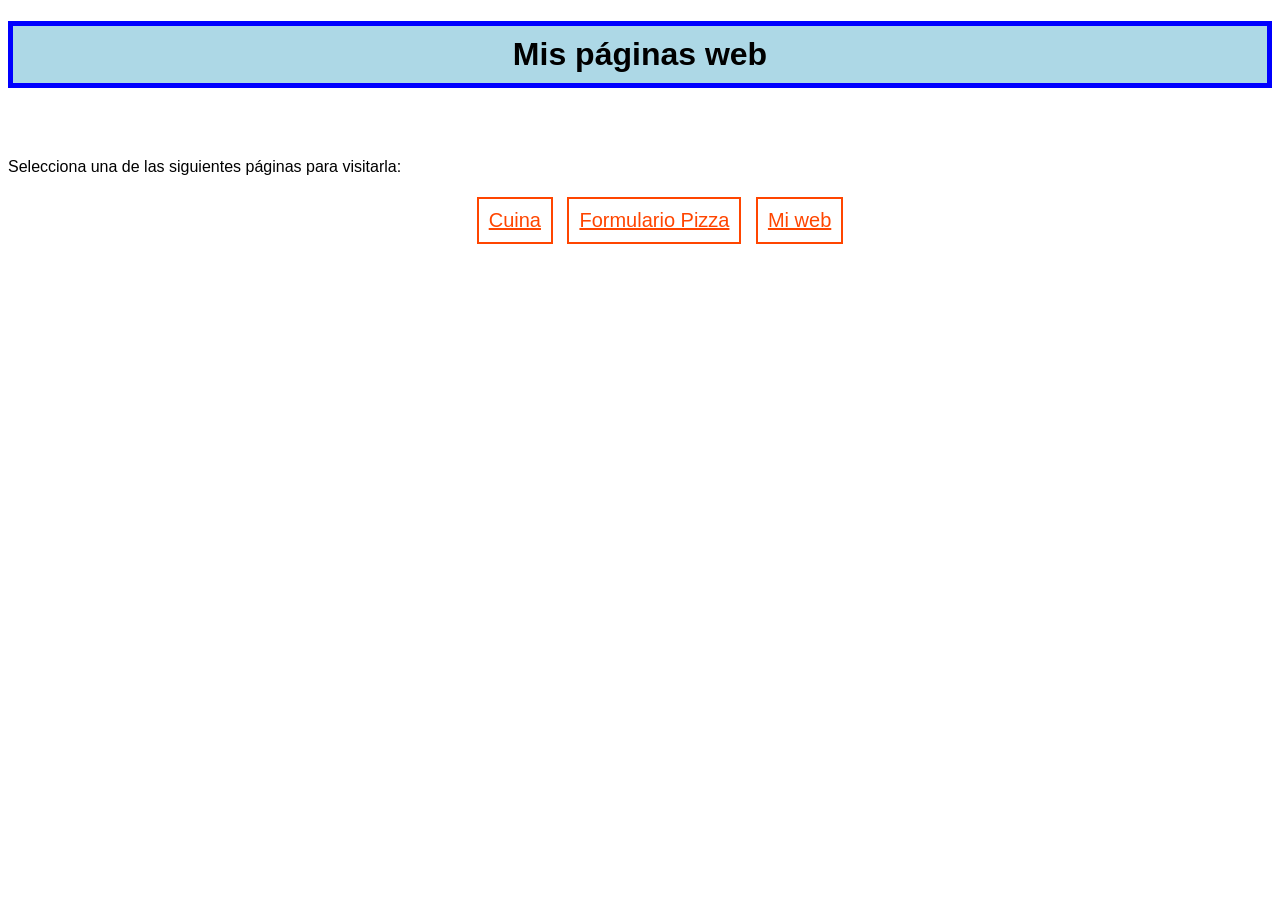
<file: index.html>
<!DOCTYPE html>
<html lang="es">
<head>
    <meta charset="UTF-8">
    <meta name="viewport" content="width=device-width, initial-scale=1.0">
    <title>Mis páginas web</title>
    <link rel="stylesheet" href="estilos.css">
</head>
<body>

    <h1>Mis páginas web</h1>

    <h2>Bienvenido a mi espacio web</h2>

    <p>Selecciona una de las siguientes páginas para visitarla:</p>

    <ul>
        <li><a href="Cuina/Cuina.html">Cuina</a></li>
        <li><a href="pizza/pizzacss.html">Formulario Pizza</a></li>
        <li><a href="Pagina/WebPersonal.html">Mi web</a></li>
    </ul>

</body>
</html>
</file>
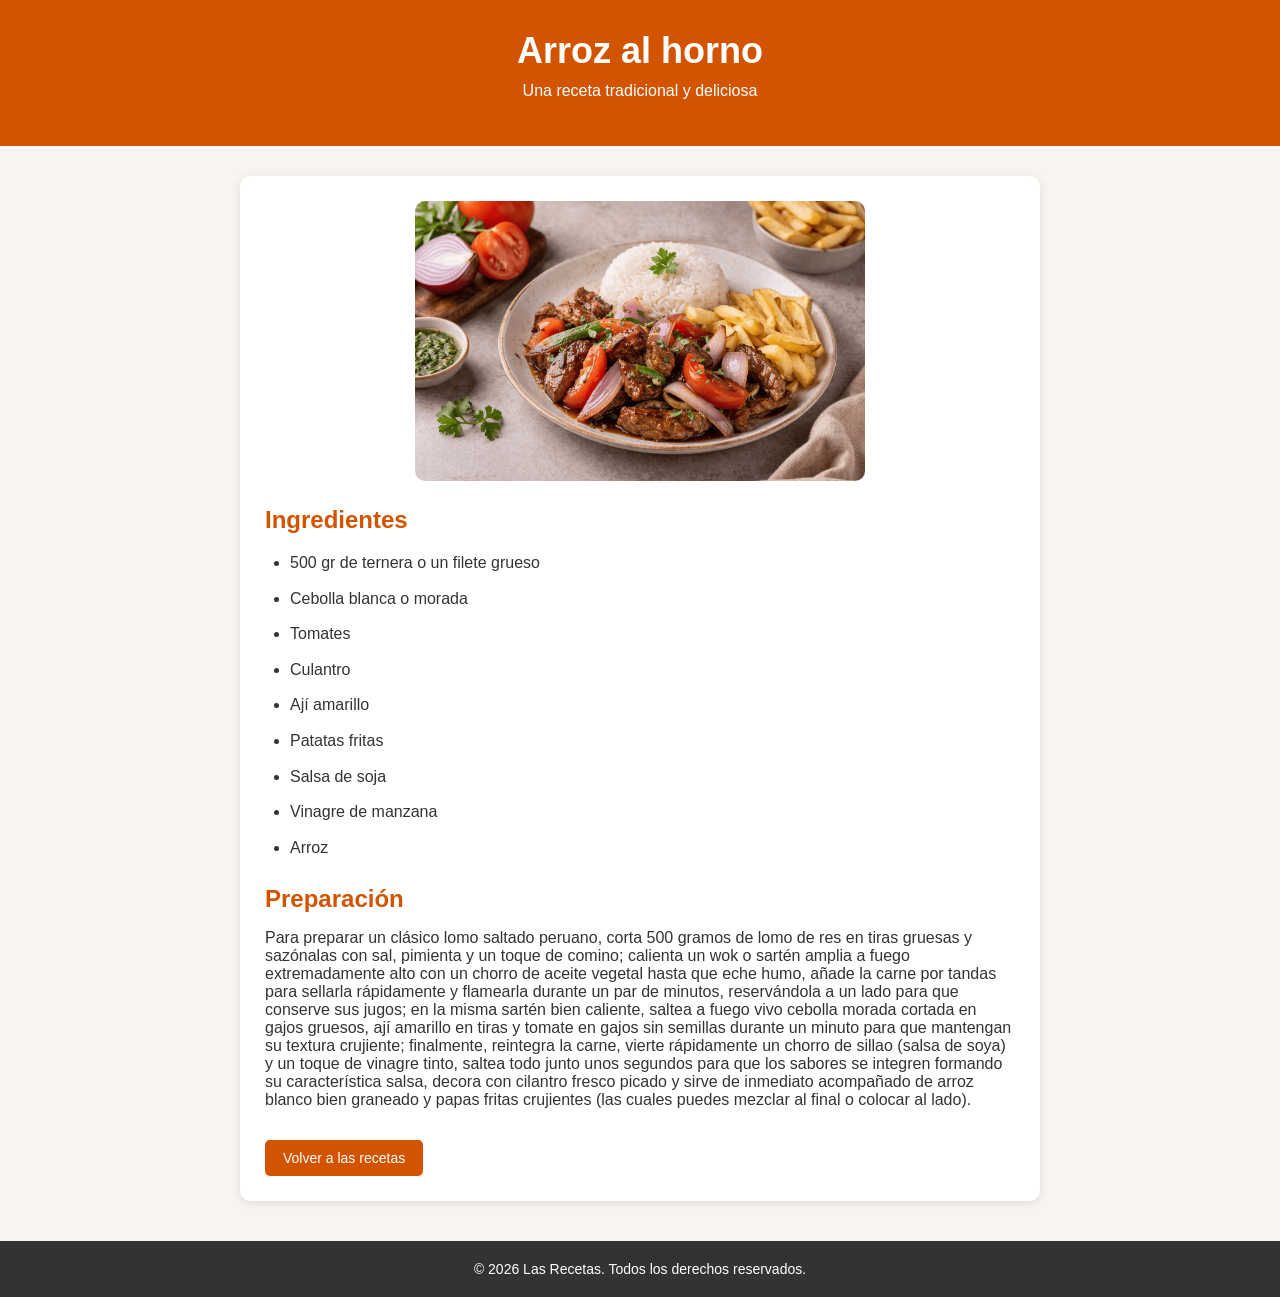
<file: Cuina/arroz.html>
<!DOCTYPE html>
<html lang="es">

<head>
    <meta charset="UTF-8">
    <meta name="viewport" content="width=device-width, initial-scale=1.0">
    <title>Arroz al horno - Las Recetas</title>
    <link rel="stylesheet" href="Cuina.css">
</head>

<body>

    <header>
        <h1>Arroz al horno</h1>
        <p>Una receta tradicional y deliciosa</p>
    </header>

    <main class="detalle-receta">

        <img
            src="lomo_saltado.png"
            alt="Lomo saltado">

        <h2>Ingredientes</h2>

        <ul>
            <li>500 gr de ternera o un filete grueso</li>
            <li>Cebolla blanca o morada</li>
            <li>Tomates</li>
            <li>Culantro</li>
            <li>Ají amarillo</li>
            <li>Patatas fritas</li>
            <li>Salsa de soja</li>
            <li>Vinagre de manzana</li>
            <li>Arroz</li>
        </ul>

        <h2>Preparación</h2>

     <p>Para preparar un clásico lomo saltado peruano, corta 500 gramos de lomo de res en tiras gruesas y sazónalas con sal, pimienta y un toque de comino; calienta un wok o sartén amplia a fuego extremadamente alto con un chorro de aceite vegetal hasta que eche humo, añade la carne por tandas para sellarla rápidamente y flamearla durante un par de minutos, reservándola a un lado para que conserve sus jugos; en la misma sartén bien caliente, saltea a fuego vivo cebolla morada cortada en gajos gruesos, ají amarillo en tiras y tomate en gajos sin semillas durante un minuto para que mantengan su textura crujiente; finalmente, reintegra la carne, vierte rápidamente un chorro de sillao (salsa de soya) y un toque de vinagre tinto, saltea todo junto unos segundos para que los sabores se integren formando su característica salsa, decora con cilantro fresco picado y sirve de inmediato acompañado de arroz blanco bien graneado y papas fritas crujientes (las cuales puedes mezclar al final o colocar al lado).</p>

        <a href="cuina.html" class="boton">Volver a las recetas</a>

    </main>

    <footer>
        <p>&copy; 2026 Las Recetas. Todos los derechos reservados.</p>
    </footer>

</body>

</html>
</file>
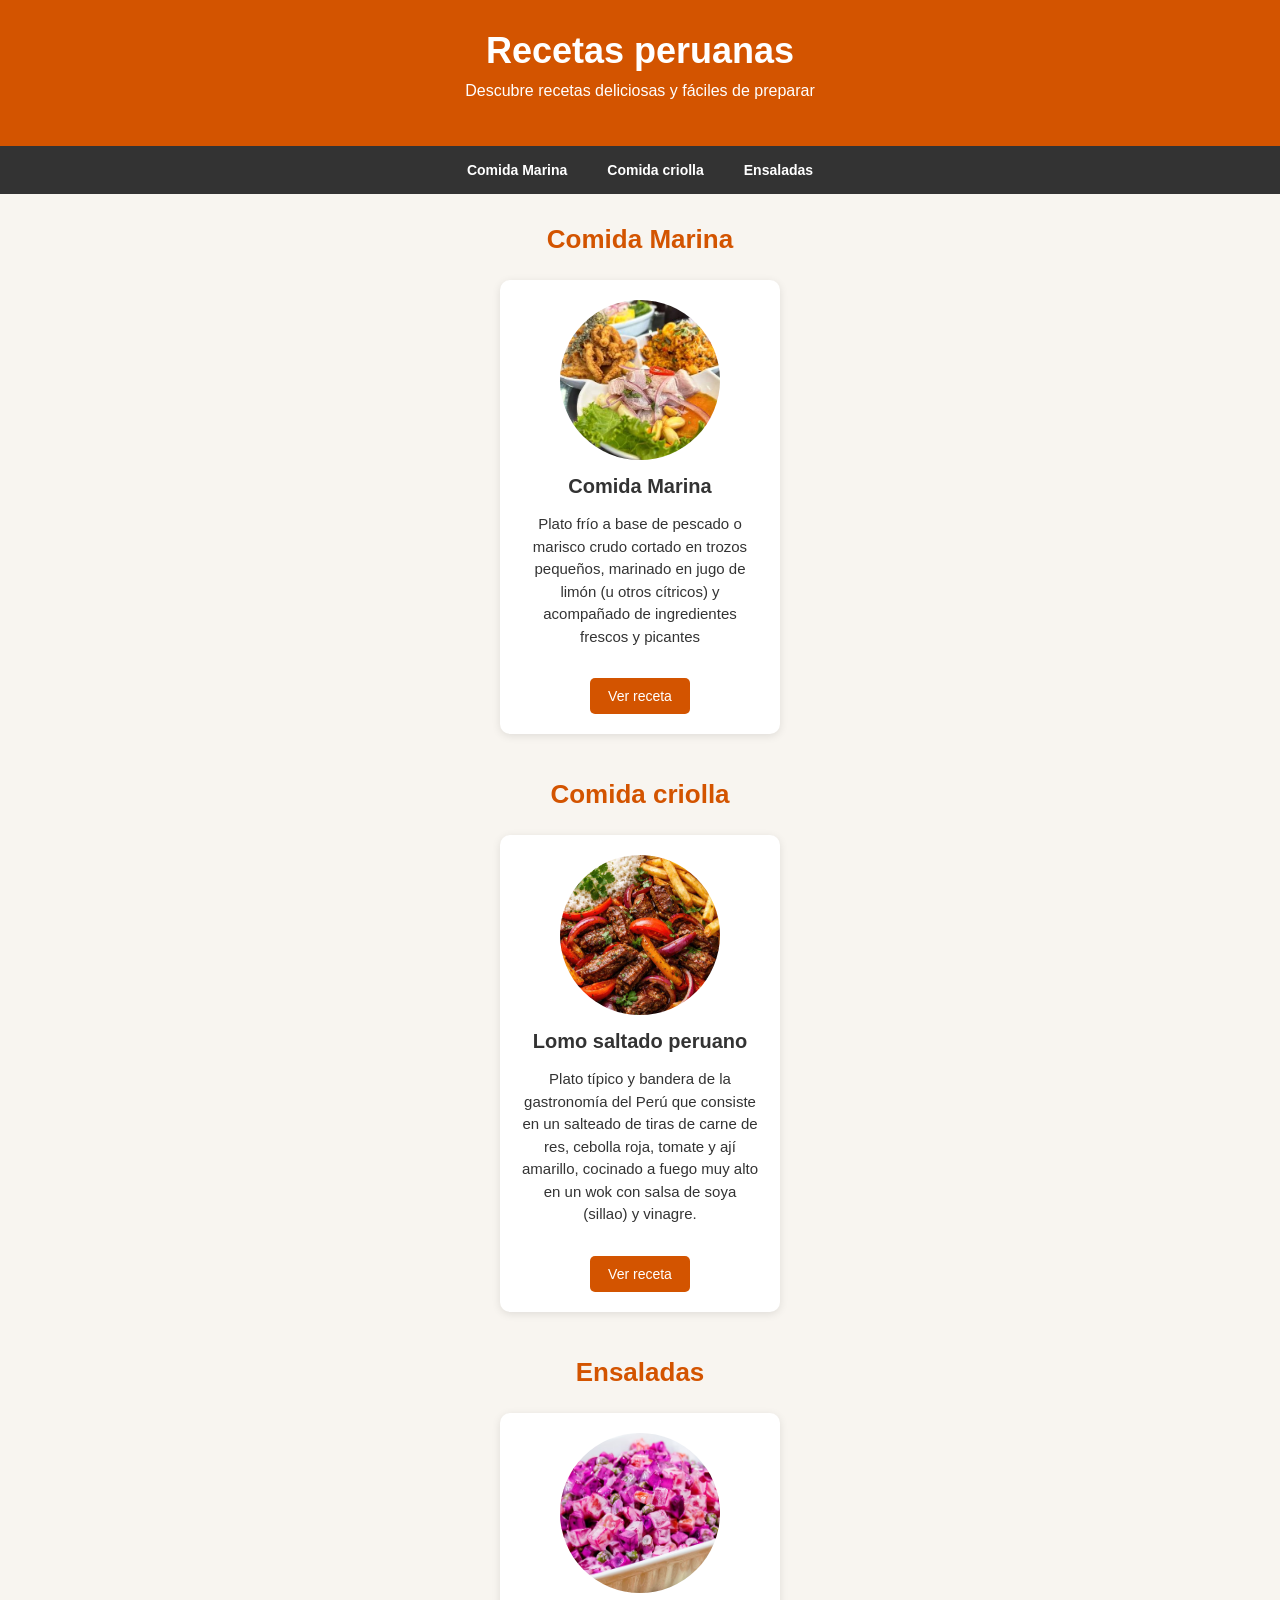
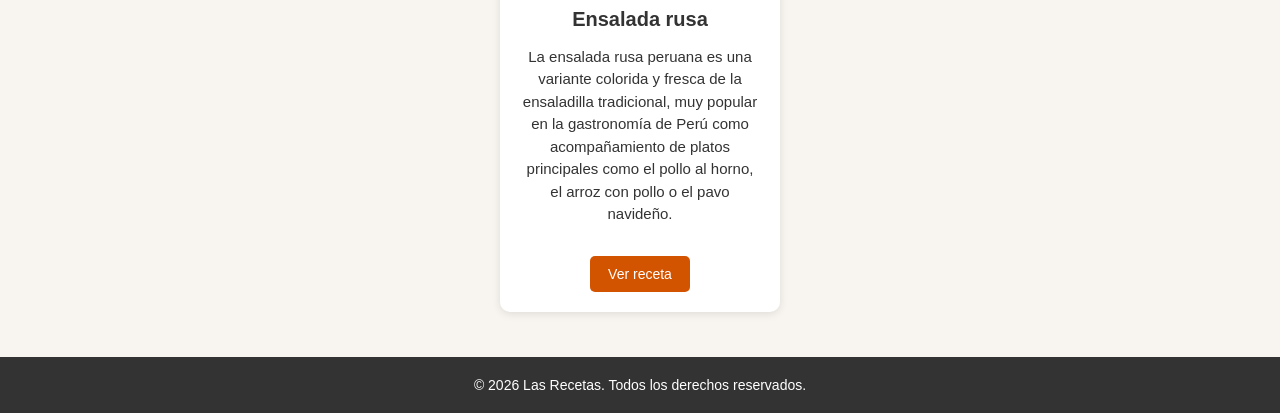
<file: Cuina/Cuina.html>
<!DOCTYPE html>
<html lang="es">

<head>
    <meta charset="UTF-8">
    <meta name="viewport" content="width=device-width, initial-scale=1.0">
    <title>Recetas peruanas</title>

    <link rel="stylesheet" href="Cuina.css">
</head>

<body>

    <!-- Encabezado -->
    <header>
        <center>
            <h1>Recetas peruanas</h1>
            <p>Descubre recetas deliciosas y fáciles de preparar</p>
        </center>
    </header>

    <!-- Menú de navegación -->
    <nav>
        <ul>
            <li><a href="#Comida Marina">Comida Marina</a></li>
            <li><a href="#Comida Criolla">Comida criolla</a></li>
            <li><a href="#Ensaladas">Ensaladas</a></li>
        </ul>
    </nav>

    <main>

        <!-- Sección de postres -->
        <section id="postres">
            <h2>Comida Marina</h2>

            <div class="contenedor-recetas">

                <div class="receta">
                    <img
                        src="marina.jpeg"
                        alt="Trio marino">

                    <h3>
                        <a href="natillas.html">Comida Marina</a>
                    </h3>

                    <p>Plato frío a base de pescado o marisco crudo cortado en trozos pequeños, marinado en jugo de limón (u otros cítricos) y acompañado de ingredientes frescos y picantes</p>

                    <a href="natillas.html" class="boton">
                        Ver receta
                    </a>
                </div>

            </div>
        </section>

        <!-- Sección de comida criolla -->
        <section id="Comida Criolla">
            <h2>Comida criolla</h2>

            <div class="contenedor-recetas">

                <div class="receta">
                    <img
                        src="lomo-saltado-peruano.jpg"
                        alt="Lomo saltado peruano">

                    <h3>
                        <a href="lomo-saltado.html">Lomo saltado peruano</a>
                    </h3>

                    <p>Plato típico y bandera de la gastronomía del Perú que consiste en un salteado de tiras de carne de res, cebolla roja, tomate y ají amarillo, cocinado a fuego muy alto en un wok con salsa de soya (sillao) y vinagre.</p>

                    <a href="arroz.html" class="boton">
                        Ver receta
                    </a>
                </div>

            </div>
        </section>

        <!-- Sección de ensaladas -->
        <section id="Ensaladas">
            <h2>Ensaladas</h2>

            <div class="contenedor-recetas">

                <div class="receta">
                    <img
                        src="rusa.jpg"
                        alt="Ensalada rusa">

                    <h3>
                        <a href="ensalada.html">Ensalada rusa</a>
                    </h3>

                    <p>La ensalada rusa peruana es una variante colorida y fresca de la ensaladilla tradicional, muy popular en la gastronomía de Perú como acompañamiento de platos principales como el pollo al horno, el arroz con pollo o el pavo navideño.</p>

                    <a href="ensalada.html" class="boton">
                        Ver receta
                    </a>
                </div>

            </div>
        </section>

    </main>

    <!-- Pie de página -->
    <footer>
        <p>&copy; 2026 Las Recetas. Todos los derechos reservados.</p>
    </footer>

</body>

</html>
</file>
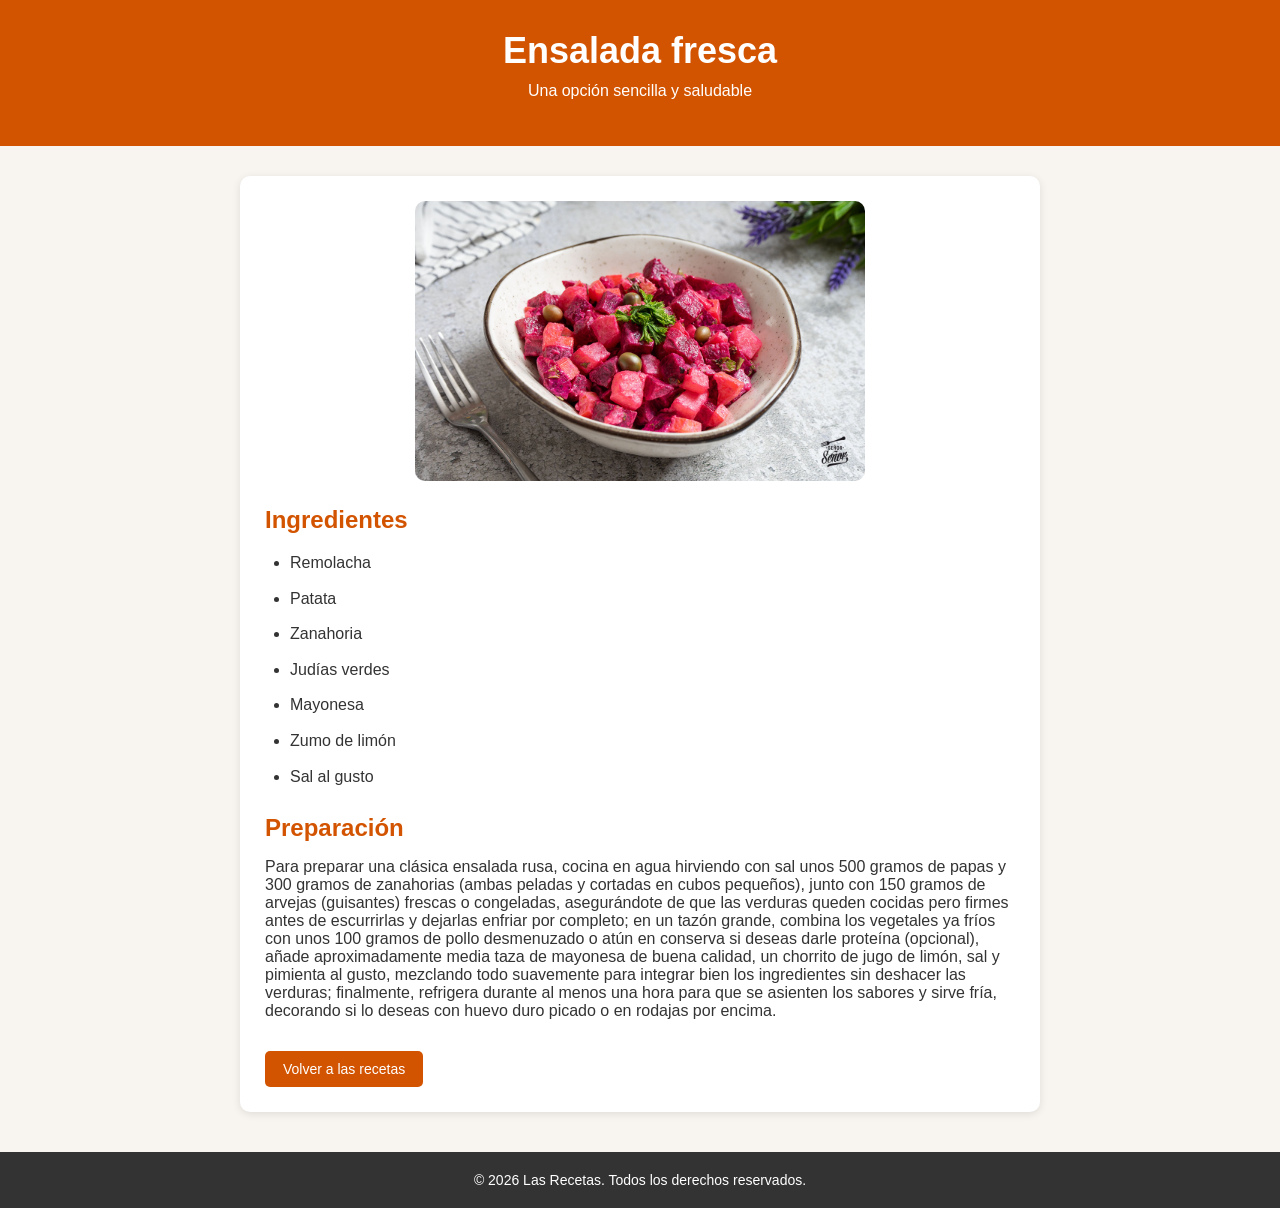
<file: Cuina/ensalada.html>
<!DOCTYPE html>
<html lang="es">

<head>
    <meta charset="UTF-8">
    <meta name="viewport" content="width=device-width, initial-scale=1.0">
    <title>Ensalada fresca - Las Recetas</title>
    <link rel="stylesheet" href="Cuina.css">
</head>

<body>

    <header>
        <h1>Ensalada fresca</h1>
        <p>Una opción sencilla y saludable</p>
    </header>

    <main class="detalle-receta">

        <img
            src="ensalada.jpg"
            alt="Ensalada rusa">

        <h2>Ingredientes</h2>

        <ul>
            <li>Remolacha</li>
            <li>Patata</li>
            <li>Zanahoria</li>
            <li>Judías verdes</li>
            <li>Mayonesa</li>
            <li>Zumo de limón</li>
            <li>Sal al gusto</li>
        </ul>

        <h2>Preparación</h2>

    <p>Para preparar una clásica ensalada rusa, cocina en agua hirviendo con sal unos 500 gramos de papas y 300 gramos de zanahorias (ambas peladas y cortadas en cubos pequeños), junto con 150 gramos de arvejas (guisantes) frescas o congeladas, asegurándote de que las verduras queden cocidas pero firmes antes de escurrirlas y dejarlas enfriar por completo; en un tazón grande, combina los vegetales ya fríos con unos 100 gramos de pollo desmenuzado o atún en conserva si deseas darle proteína (opcional), añade aproximadamente media taza de mayonesa de buena calidad, un chorrito de jugo de limón, sal y pimienta al gusto, mezclando todo suavemente para integrar bien los ingredientes sin deshacer las verduras; finalmente, refrigera durante al menos una hora para que se asienten los sabores y sirve fría, decorando si lo deseas con huevo duro picado o en rodajas por encima.</p>

        <a href="cuina.html" class="boton">Volver a las recetas</a>

    </main>

    <footer>
        <p>&copy; 2026 Las Recetas. Todos los derechos reservados.</p>
    </footer>

</body>

</html>
</file>
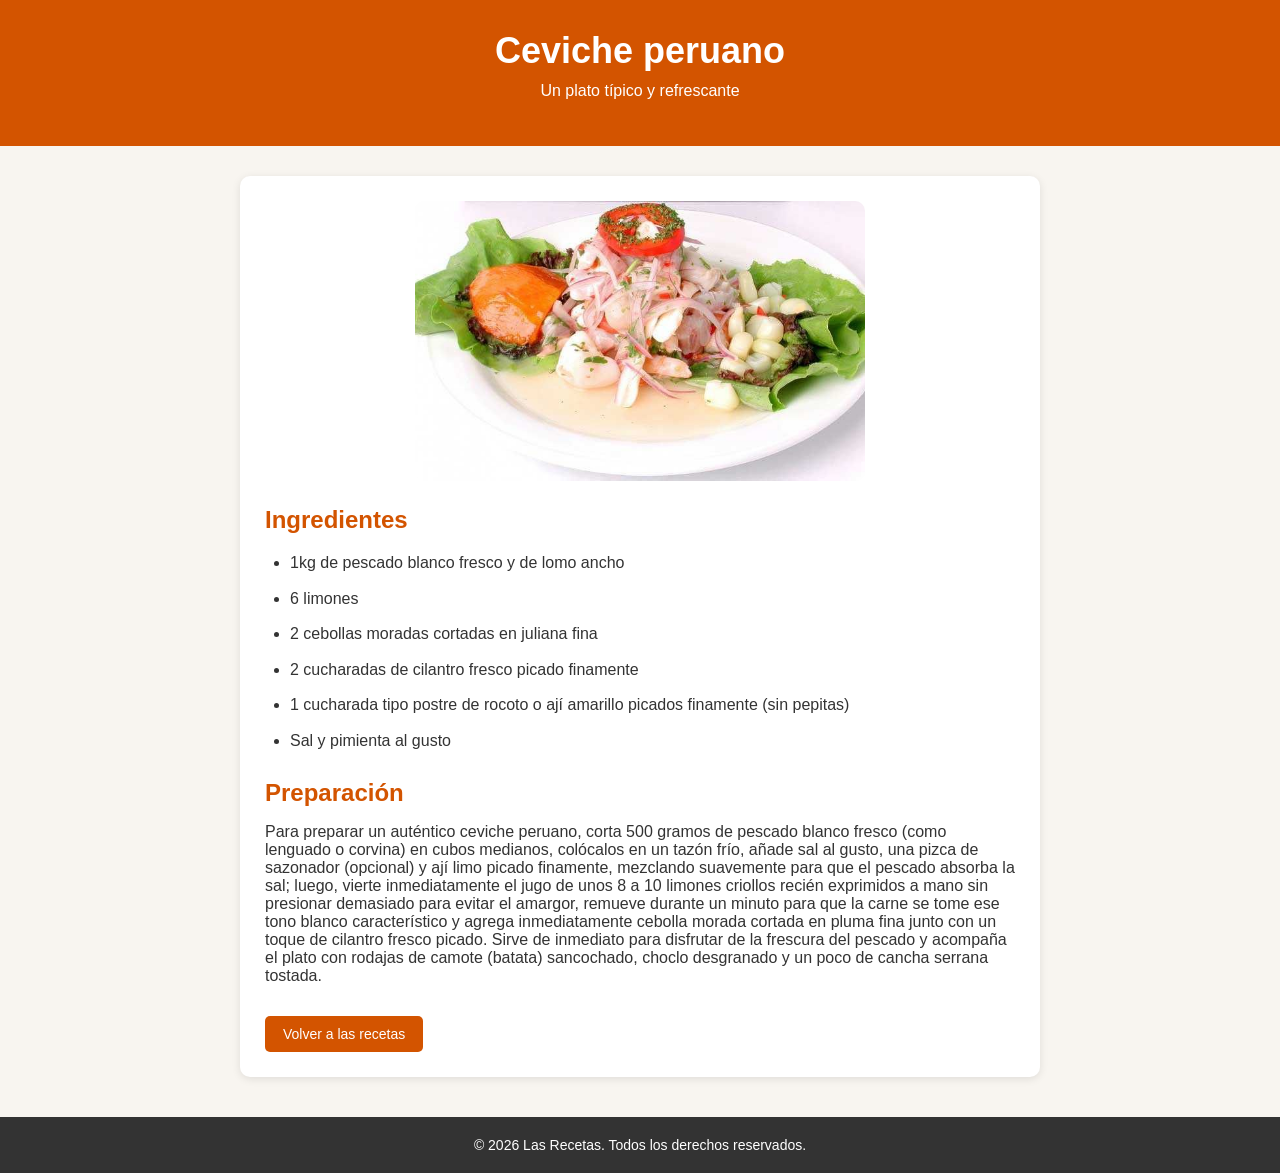
<file: Cuina/natillas.html>
<!DOCTYPE html>
<html lang="es">

<head>
    <meta charset="UTF-8">
    <meta name="viewport" content="width=device-width, initial-scale=1.0">
    <title>Ceviche peruano - Las Recetas</title>
    <link rel="stylesheet" href="Cuina.css">
</head>

<body>

    <header>
        <h1>Ceviche peruano</h1>
        <p>Un plato típico y refrescante</p>
    </header>

    <main class="detalle-receta">

        <img
            src="ceviche.jpg"
            alt="ceviche">

        <h2>Ingredientes</h2>

        <ul>
            <li> 1kg de pescado blanco fresco y de lomo ancho</li>
            <li>6 limones</li>
            <li>2 cebollas moradas cortadas en juliana fina</li>
            <li>2 cucharadas de cilantro fresco picado finamente</li>
            <li>1 cucharada tipo postre de rocoto o ají amarillo picados finamente (sin pepitas)</li>
            <li>Sal y pimienta al gusto</li>
        </ul>

        <h2>Preparación</h2>

  <p>Para preparar un auténtico ceviche peruano, corta 500 gramos de pescado blanco fresco (como lenguado o corvina) en cubos medianos, colócalos en un tazón frío, añade sal al gusto, una pizca de sazonador (opcional) y ají limo picado finamente, mezclando suavemente para que el pescado absorba la sal; luego, vierte inmediatamente el jugo de unos 8 a 10 limones criollos recién exprimidos a mano sin presionar demasiado para evitar el amargor, remueve durante un minuto para que la carne se tome ese tono blanco característico y agrega inmediatamente cebolla morada cortada en pluma fina junto con un toque de cilantro fresco picado. Sirve de inmediato para disfrutar de la frescura del pescado y acompaña el plato con rodajas de camote (batata) sancochado, choclo desgranado y un poco de cancha serrana tostada.</p>


        <a href="cuina.html" class="boton">Volver a las recetas</a>

    </main>

    <footer>
        <p>&copy; 2026 Las Recetas. Todos los derechos reservados.</p>
    </footer>

</body>

</html>
</file>
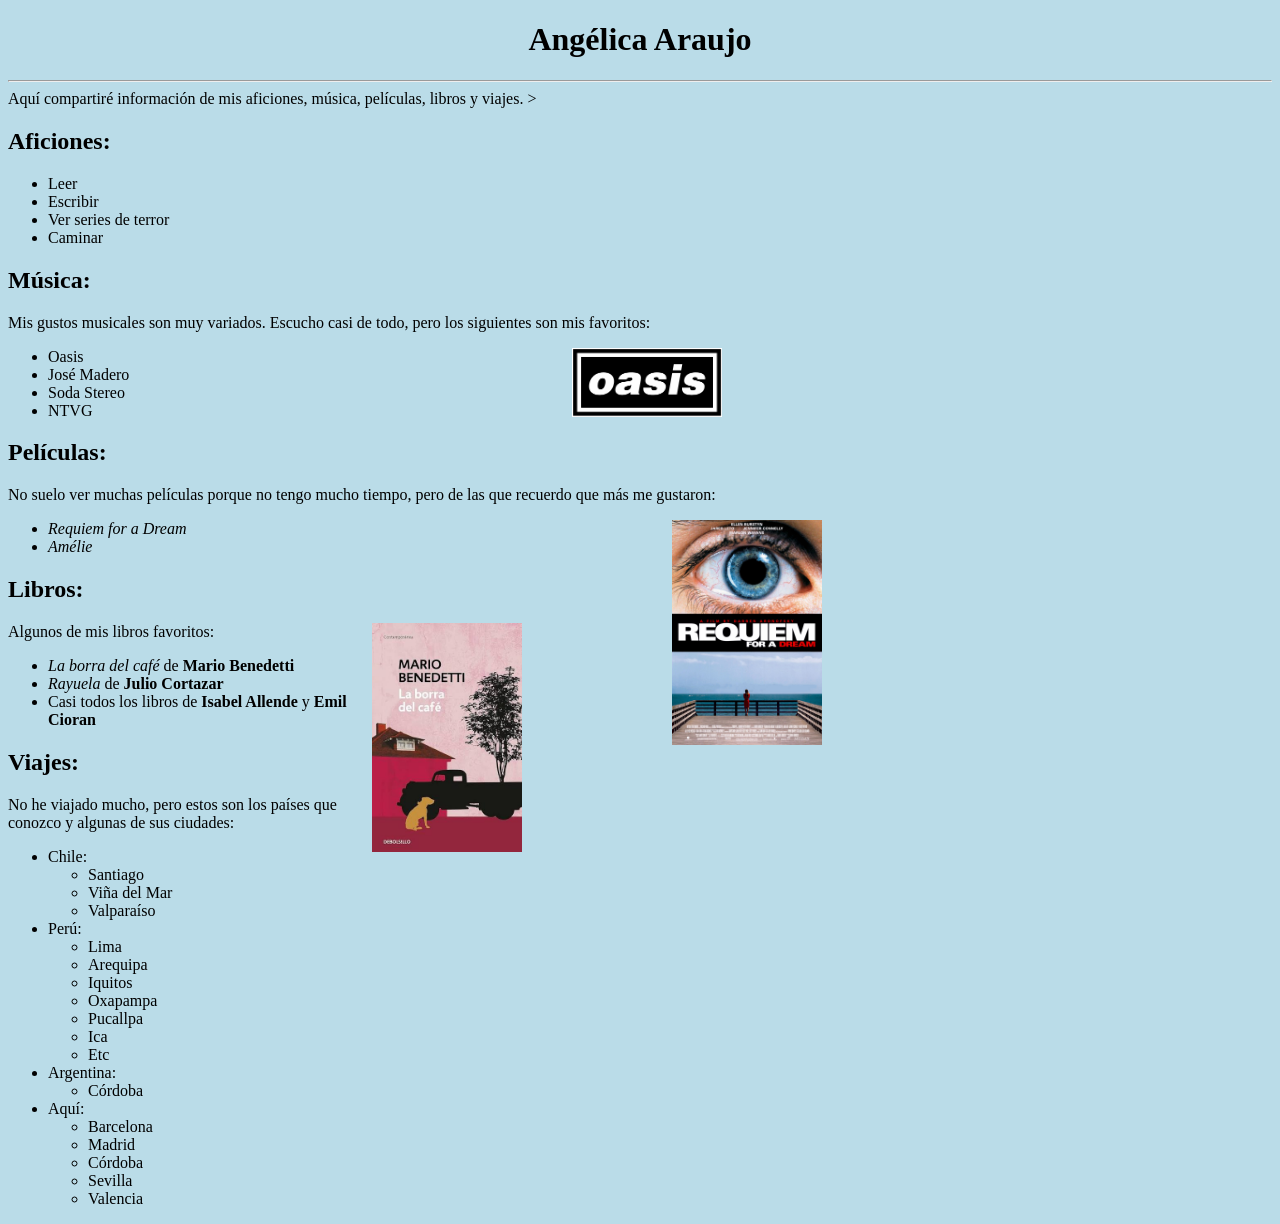
<file: Pagina/WebPersonal.html>
<!DOCTYPE html>
<html lang="en">
<head>
    <meta charset="UTF-8">
    <title>Mi Web Personal</title>
</head>
<body style="background-color: rgb(186, 220, 232);">
<center><h1>Angélica Araujo</h1></center>
<hr>
Aquí compartiré información de mis aficiones, música, películas, libros y viajes.
>
    <h2>Aficiones:</h2>
<ul>
    <li>Leer</li>
    <li>Escribir</li>
    <li>Ver series de terror</li>
    <li>Caminar</li>
</ul>
<p><h2>Música:</h2></p>
<p>Mis gustos musicales son muy variados. Escucho casi de todo, pero los siguientes son mis favoritos:</p>
<img src="images.png" style="float: right; width: 150px; margin-right: 550px;">
<ul>
    <li>Oasis</li>
    <li>José Madero</li>
    <li>Soda Stereo</li>
    <li>NTVG</li>
</ul>
<h2>Películas:</h2>
<p>No suelo ver muchas películas porque no tengo mucho tiempo, pero de las que recuerdo que más me gustaron:</p>
<img src="rfd.jpg" style="float: right; width: 150px; margin-right: 450px;">
<ul>
    <li><i>Requiem for a Dream</i></li>
    <li><i>Amélie</i></li>
</ul>
<h2>Libros:</h2>
<img src="images-2.jpeg" style="float: right; width: 150px; margin-right: 150px;">
<p>Algunos de mis libros favoritos:</p>
<ul>
    <li><i>La borra del café</i> de <strong>Mario Benedetti</strong></li>
    <li><i>Rayuela</i> de <strong>Julio Cortazar</strong></li>
    <li>Casi todos los libros de <strong>Isabel Allende</strong> y <strong>Emil Cioran</strong></li>
</ul>
<h2>Viajes:</h2>
<p>No he viajado mucho, pero estos son los países que conozco y algunas de sus ciudades:</p>
<ul>
    <li>Chile:</li>
    <ul style="list-style-type: circle;">
    <li>Santiago</li>
    <li>Viña del Mar</li>
    <li>Valparaíso</li>
</ul>
    <li>Perú:</li>
    <ul style="list-style-type: circle;">
    <li>Lima</li>
    <li>Arequipa</li>
    <li>Iquitos</li>
    <li>Oxapampa</li>
    <li>Pucallpa</li>
    <li>Ica</li>
    <li>Etc</li>
</ul>
    <li>Argentina:</li>
    <ul style="list-style-type: circle;">
    <li>Córdoba</li>
</ul>
<li>Aquí:</li>
<ul style="list-style-type: circle;">
<li>Barcelona</li>
<li>Madrid</li>
<li>Córdoba</li>
<li>Sevilla</li>
<li>Valencia</li>
</ul>
</body>
</html>
</file>
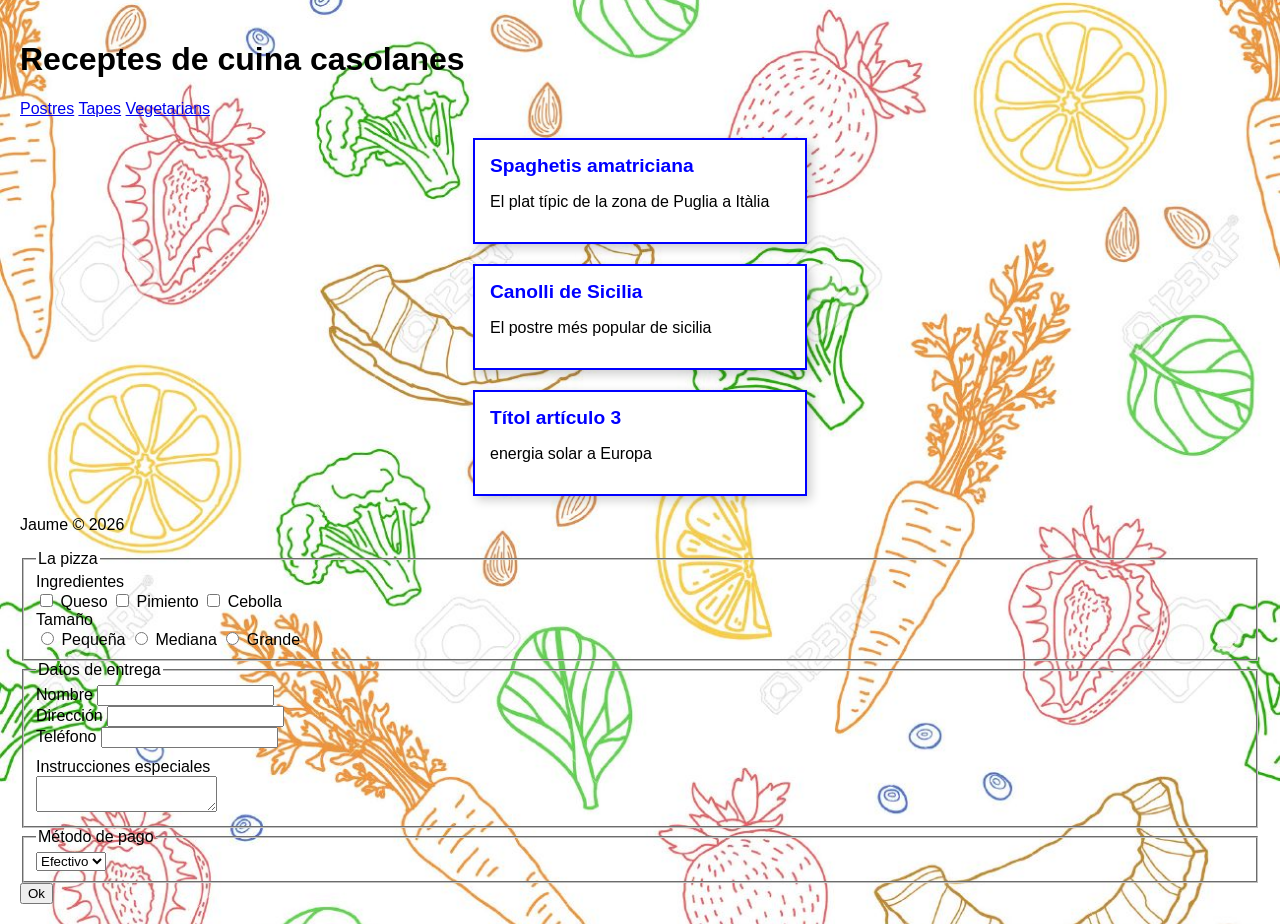
<file: pizza/pizzacss.html>
<!DOCTYPE html>
<html lang="es">
<head>
    <meta charset="UTF-8">
    <meta name="viewport" content="width=device-width, initial-scale=1.0">
    <title>Receptes de cuina casolanes</title>
    
    <!-- Enlace correcto al archivo CSS llamado pizza.css -->
    <link rel="stylesheet" href="pizza.css">
</head>
<body>

    <!-- Cabecera de la página -->
    <header>
        <h1>Receptes de cuina casolanes</h1>
        
        <!-- Menú de navegación -->
        <nav>
            <a href="#">Postres</a>
            <a href="#">Tapes</a>
            <a href="#">Vegetarians</a>
        </nav>
    </header>

    <!-- Contenido principal -->
    <main>
        <!-- Tarjeta de receta 1 -->
        <article class="tarjeta-receta">
            <h2>Spaghetis amatriciana</h2>
            <p>El plat típic de la zona de Puglia a Itàlia</p>
        </article>

        <!-- Tarjeta de receta 2 -->
        <article class="tarjeta-receta">
            <h2>Canolli de Sicilia</h2>
            <p>El postre més popular de sicilia</p>
        </article>

        <!-- Tarjeta de receta 3 -->
        <article class="tarjeta-receta">
            <h2>Títol artículo 3</h2>
            <p>energia solar a Europa</p>
        </article>
    </main>

    <!-- Pie de página -->
    <footer>
        <p>Jaume © 2026</p>
    </footer>
<form action="#" method="post">
        <!-- Sección: La pizza -->
        <fieldset>
            <legend>La pizza</legend>

            <div class="section-title">Ingredientes</div>
            <div class="option-group">
                <label><input type="checkbox" name="ingredientes" value="queso"> Queso</label>
                <label><input type="checkbox" name="ingredientes" value="pimiento"> Pimiento</label>
                <label><input type="checkbox" name="ingredientes" value="cebolla"> Cebolla</label>
            </div>

            <div class="section-title">Tamaño</div>
            <div class="option-group">
                <label><input type="radio" name="tamano" value="pequena"> Pequeña</label>
                <label><input type="radio" name="tamano" value="mediana"> Mediana</label>
                <label><input type="radio" name="tamano" value="grande"> Grande</label>
            </div>
        </fieldset>

        <!-- Sección: Datos de entrega -->
        <fieldset>
            <legend>Datos de entrega</legend>

            <div class="input-group">
                <label for="nombre">Nombre</label>
                <input type="text" id="nombre" name="nombre">
            </div>

            <div class="input-group">
                <label for="direccion">Dirección</label>
                <input type="text" id="direccion" name="direccion">
            </div>

            <div class="input-group">
                <label for="telefono">Teléfono</label>
                <input type="tel" id="telefono" name="telefono">
            </div>

            <div class="input-group" style="margin-top: 10px;">
                <label for="instrucciones">Instrucciones especiales</label><br>
                <textarea id="instrucciones" name="instrucciones"></textarea>
            </div>
        </fieldset>

        <!-- Sección: Método de pago -->
        <fieldset>
            <legend>Método de pago</legend>

            <select name="metodo_pago">
                <option value="efectivo">Efectivo</option>
                <option value="tarjeta">Tarjeta</option>
            </select>
        </fieldset>

        <button type="submit" class="submit-btn">Ok</button>
    </form>
</body>
</html>
</file>
<file: estilos.css>
body {
    font-family: "Lucida Sans", sans-serif;
    background-image: url("https://images.unsplash.com/photo-1500530855697-b586d89ba3ee?auto=format&fit=crop&w=1600&q=80");
    background-size: cover;
    background-repeat: no-repeat;
}

h1 {
    background-color: lightblue;
    text-align: center;
    border: 5px solid blue;
    padding: 10px;
}

h2 {
    color: white;
    text-align: center;
    font-style: italic;
    text-decoration: underline;
}

ul {
    list-style: none;
    text-align: center;
}

li {
    display: inline-block;
    border: 2px solid orangered;
    padding: 10px;
    margin: 5px;
    font-size: 20px;
    background-color: white;
}

a {
    color: orangered;
}
</file>
<file: Cuina/Cuina.css>
/* ESTILOS GENERALES */
* {
    box-sizing: border-box;
}

body {
    margin: 0;
    padding: 0;
    font-family: Arial, sans-serif;
    background-color: #f8f5f0;
    color: #333333;
}

/* ENCABEZADO */
header {
    background-color: #d35400;
    color: white;
    text-align: center;
    padding: 30px 20px;
}

header h1 {
    margin: 0;
    font-size: 36px;
}

header p {
    margin-top: 10px;
    font-size: 16px;
}

/* MENÚ DE NAVEGACIÓN */
nav {
    background-color: #333333;
}

nav ul {
    list-style: none;
    display: flex;
    justify-content: center;
    flex-wrap: wrap;
    margin: 0;
    padding: 0;
}

nav li {
    margin: 0;
}

nav a {
    display: block;
    color: white;
    text-decoration: none;
    padding: 16px 20px;
    font-size: 14px;
    font-weight: bold;
}

nav a:hover {
    background-color: #d35400;
}

/* CONTENIDO PRINCIPAL */
main {
    max-width: 1100px;
    margin: 30px auto;
    padding: 0 20px;
}

/* SECCIONES */
section {
    margin-bottom: 45px;
    scroll-margin-top: 20px;
}

section h2 {
    color: #d35400;
    text-align: center;
    font-size: 26px;
    margin-bottom: 25px;
}

/* CONTENEDOR DE LAS TARJETAS */
.contenedor-recetas {
    display: flex;
    justify-content: center;
    align-items: stretch;
    flex-wrap: wrap;
    gap: 25px;
}

/* TARJETAS DE LAS RECETAS */
.receta {
    width: 280px;
    max-width: 100%;
    padding: 20px;
    background-color: white;
    border-radius: 10px;
    text-align: center;
    box-shadow: 0 2px 8px rgba(0, 0, 0, 0.1);
}

/* IMÁGENES DE LA PÁGINA PRINCIPAL */
.receta img {
    width: 160px;
    height: 160px;
    max-width: 100%;
    object-fit: cover;
    border-radius: 50%;
    display: block;
    margin: 0 auto 15px;
}

/* TÍTULOS DE LAS RECETAS */
.receta h3 {
    font-size: 20px;
    margin: 15px 0 10px;
}

.receta h3 a {
    color: #333333;
    text-decoration: none;
}

.receta h3 a:hover {
    color: #d35400;
}

/* DESCRIPCIÓN DE LAS RECETAS */
.receta p {
    font-size: 15px;
    line-height: 1.5;
}

/* BOTONES */
.boton {
    display: inline-block;
    margin-top: 15px;
    padding: 10px 18px;
    background-color: #d35400;
    color: white;
    text-decoration: none;
    border-radius: 5px;
    font-size: 14px;
}

.boton:hover {
    background-color: #a04000;
}

/* PÁGINAS INDIVIDUALES DE LAS RECETAS */
.detalle-receta {
    max-width: 800px;
    width: 100%;
    margin: 30px auto;
    padding: 25px;
    background-color: white;
    border-radius: 10px;
    box-shadow: 0 2px 8px rgba(0, 0, 0, 0.1);
}

/* IMAGEN DE CADA RECETA */
.detalle-receta img {
    display: block;
    width: 100%;
    max-width: 450px;
    height: 280px;
    object-fit: cover;
    margin: 0 auto 25px;
    border-radius: 10px;
}

/* TÍTULOS DE LAS RECETAS INDIVIDUALES */
.detalle-receta h2 {
    color: #d35400;
    font-size: 24px;
    margin-top: 25px;
    margin-bottom: 15px;
}

/* LISTAS DE INGREDIENTES Y PREPARACIÓN */
.detalle-receta ul,
.detalle-receta ol {
    padding-left: 25px;
}

.detalle-receta li {
    margin-bottom: 10px;
    line-height: 1.6;
}

/* PIE DE PÁGINA */
footer {
    background-color: #333333;
    color: white;
    text-align: center;
    padding: 20px;
    margin-top: 40px;
}

footer p {
    margin: 0;
    font-size: 14px;
}

/* DISEÑO PARA MÓVILES */
@media screen and (max-width: 600px) {

    header {
        padding: 25px 15px;
    }

    header h1 {
        font-size: 28px;
    }

    nav ul {
        flex-direction: column;
        text-align: center;
    }

    nav a {
        padding: 12px;
    }

    main {
        margin: 20px auto;
        padding: 0 15px;
    }

    .receta {
        width: 100%;
        max-width: 320px;
    }

    .receta img {
        width: 140px;
        height: 140px;
    }

    .detalle-receta {
        padding: 18px;
    }

    .detalle-receta img {
        height: 220px;
    }
}
</file>
<file: pizza/pizza.css>
body {
    background-color: #f5f5f0;
    font-family: Arial, sans-serif;
    margin: 0;
    padding: 20px;
    background-image: url('bck.jpg');
    background-size: cover;
    background-position: center;
    background-repeat: no-repeat;
}


.tarjeta-receta {
    background-color: #ffffff;
    border: 2px solid #0000ff; 
    box-shadow: 4px 4px 10px rgba(0, 0, 0, 0.2); 
    padding: 15px;
    margin: 20px auto;
    width: 300px;
}


.tarjeta-receta h2 {
    color: #0000ff;
    font-size: 1.2rem;
    margin-top: 0;
}
</file>
